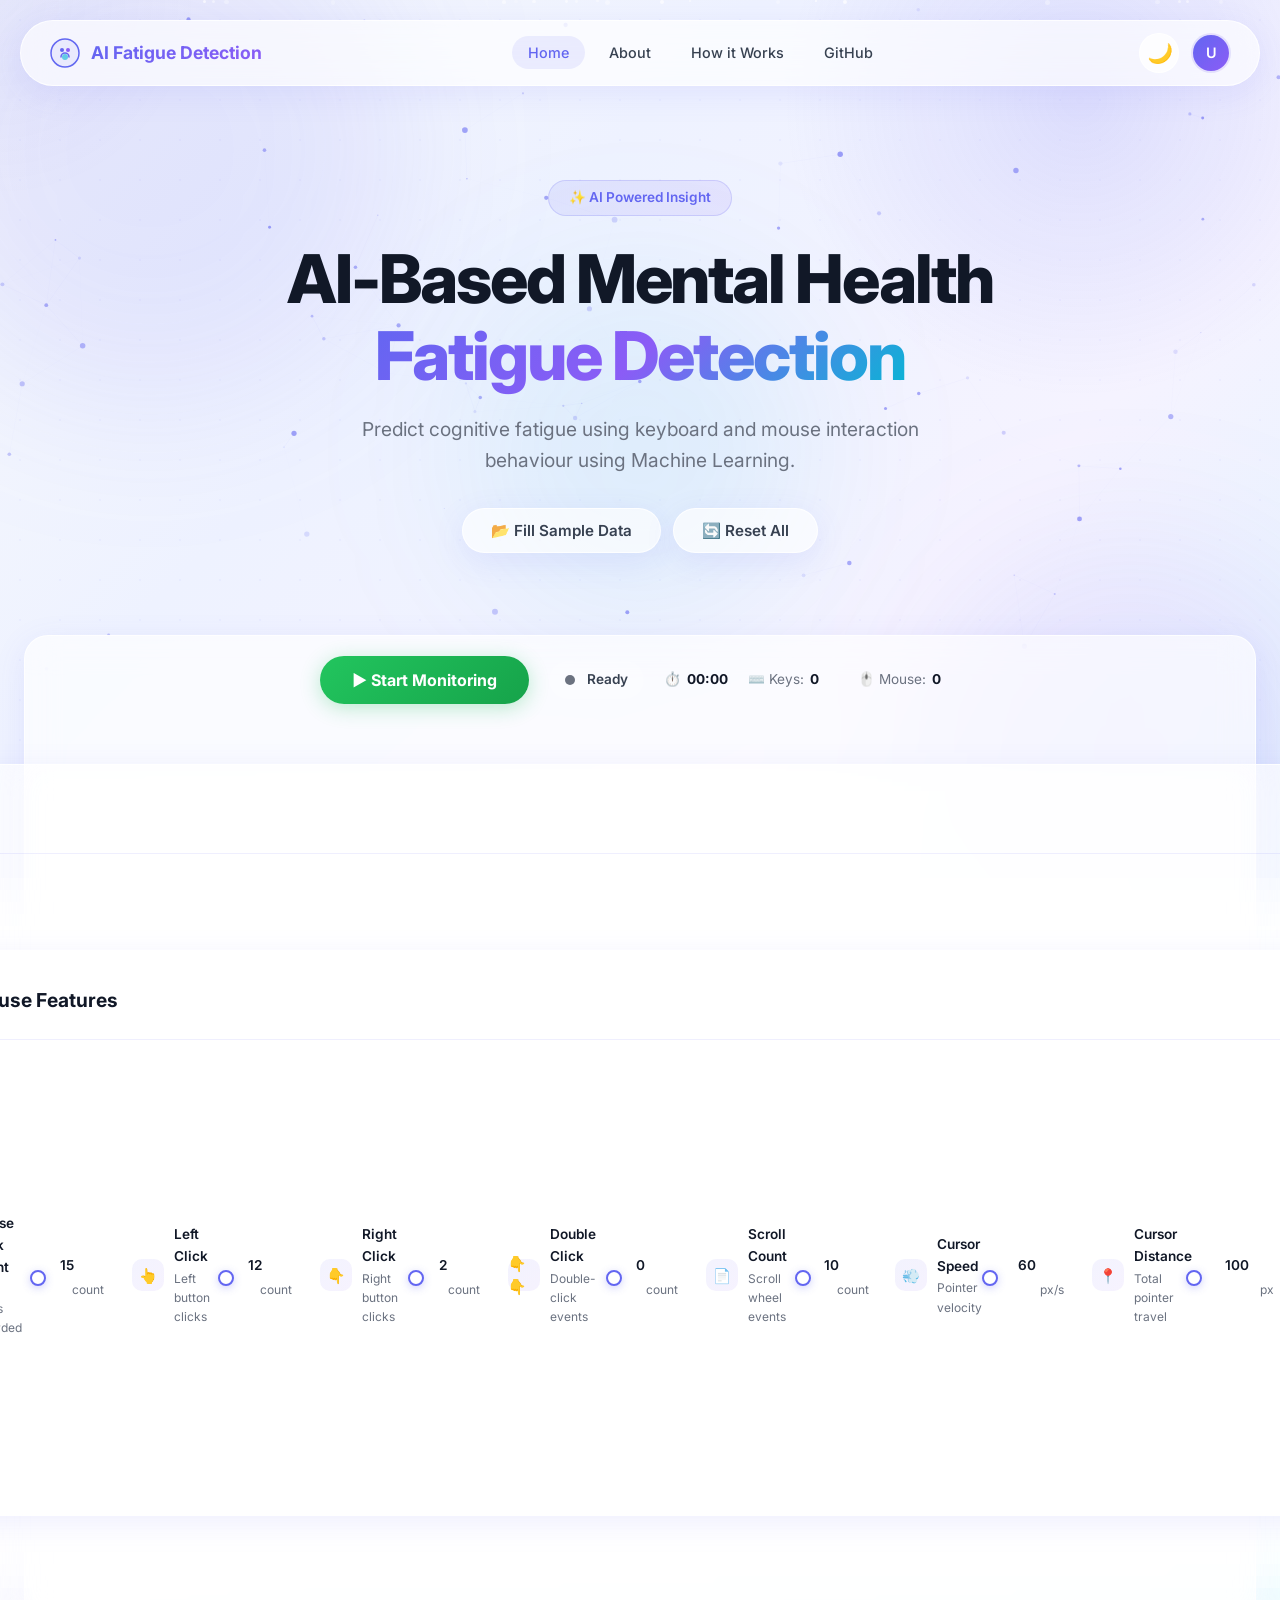
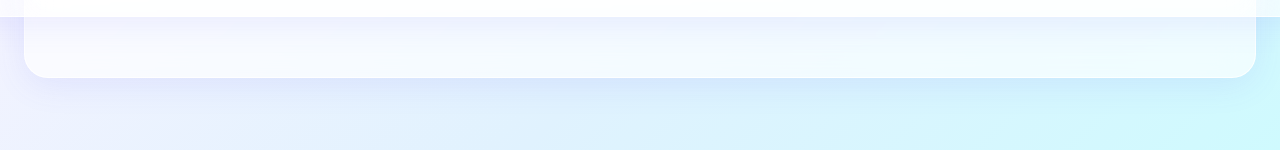
<file: backup_pre_audit/index.html>
<!DOCTYPE html>
<html lang="en" data-theme="light">
<head>
  <meta charset="UTF-8" />
  <meta name="viewport" content="width=device-width, initial-scale=1.0" />
  <title>AI-Based Mental Health Fatigue Detection</title>
  <meta name="description" content="Predict cognitive fatigue using keyboard and mouse interaction behaviour using Machine Learning." />
  <link rel="preconnect" href="https://fonts.googleapis.com" />
  <link rel="preconnect" href="https://fonts.gstatic.com" crossorigin />
  <link href="https://fonts.googleapis.com/css2?family=Inter:wght@400;500;600;700;800&display=swap" rel="stylesheet" />
  <link rel="stylesheet" href="/static/css/style.css" />
</head>
<body>

  <!-- ============ BACKGROUND EFFECTS ============ -->
  <div class="grid-overlay"></div>
  <div class="aurora-glow"></div>
  <div class="blob blob-1"></div>
  <div class="blob blob-2"></div>
  <div class="blob blob-3"></div>
  <div class="spotlight"></div>
  <canvas id="particles-canvas"></canvas>
  <div class="sparkles-container"></div>

  <!-- ============ NAVBAR ============ -->
  <nav class="navbar" role="navigation" aria-label="Main navigation">
    <a href="#" class="navbar-brand">
      <svg width="32" height="32" viewBox="0 0 32 32" fill="none" xmlns="http://www.w3.org/2000/svg">
        <circle cx="16" cy="16" r="14" stroke="url(#navGrad)" stroke-width="1.5" fill="rgba(99,102,241,0.08)" />
        <path d="M12 20C12 17.5 14 16 16 16C18 16 20 17.5 20 20" stroke="url(#navGrad)" stroke-width="1.5" stroke-linecap="round" fill="none" />
        <circle cx="13" cy="13" r="2" fill="#6366F1" />
        <circle cx="19" cy="13" r="2" fill="#8B5CF6" />
        <circle cx="16" cy="20" r="3" fill="#06B6D4" opacity="0.6" />
        <defs>
          <linearGradient id="navGrad" x1="0" y1="0" x2="32" y2="32">
            <stop offset="0%" stop-color="#6366F1" />
            <stop offset="100%" stop-color="#06B6D4" />
          </linearGradient>
        </defs>
      </svg>
      <span>AI Fatigue Detection</span>
    </a>

    <button id="navToggle" class="nav-toggle" aria-label="Toggle navigation menu">
      <span></span>
    </button>

    <ul id="navLinks" class="navbar-links">
      <li><a href="#" class="active">Home</a></li>
      <li><a href="#">About</a></li>
      <li><a href="#">How it Works</a></li>
      <li><a href="#">GitHub</a></li>
    </ul>

    <div class="navbar-actions">
      <button id="themeToggle" class="theme-toggle" aria-label="Toggle dark mode">
        <i>&#x1F319;</i>
      </button>
      <div style="position:relative;">
        <div id="userAvatar" class="avatar" role="button" tabindex="0" aria-haspopup="true" aria-label="User profile">
          U
        </div>
        <div id="profileDropdown" class="profile-dropdown" role="menu">
          <a href="#" class="profile-dropdown-item" role="menuitem">&#x1F464; Profile</a>
          <a href="#" class="profile-dropdown-item" role="menuitem">&#x2699;&#xFE0F; Settings</a>
          <a href="#" class="profile-dropdown-item" role="menuitem">&#x1F4A1; Help</a>
          <hr style="border: none; border-top: 1px solid rgba(99,102,241,0.1); margin: 4px 0;" />
          <a href="#" class="profile-dropdown-item" role="menuitem">&#x1F6AA; Sign Out</a>
        </div>
    </div>
  </nav>

  <!-- ============ MAIN CONTENT ============ -->
  <main class="main-content">

    <!-- Hero Section -->
    <section class="hero">
      <div class="hero-badge">
        &#x2728; AI Powered Insight
      </div>
      <h1>
        AI-Based Mental Health<br />
        <span class="gradient-text">Fatigue Detection</span>
      </h1>
      <p class="hero-subtitle">
        Predict cognitive fatigue using keyboard and mouse interaction behaviour using Machine Learning.
      </p>
      <div class="hero-actions">
        <button id="fillSampleData" class="btn btn-secondary">
          &#x1F4C2; Fill Sample Data
        </button>
        <button id="resetData" class="btn btn-secondary">
          &#x1F504; Reset All
        </button>
      </div>
    </section>

    <!-- ===== MONITORING CONTROL BAR ===== -->
    <div class="monitor-controls fade-in-up" id="monitorControls">
      <button id="monitorStartBtn" class="monitor-btn monitor-btn-start">
        &#x25B6; Start Monitoring
      </button>
      <button id="monitorStopBtn" class="monitor-btn monitor-btn-stop" style="display:none;">
        &#x25A0; Stop Monitoring
      </button>
      <div class="monitor-status">
        <span class="status-dot inactive" id="statusDot"></span>
        <span class="status-text" id="statusText">Ready</span>
      </div>
      <div class="monitor-stats">
        <span class="monitor-stat-item">
          &#x23F1;&#xFE0F; <strong id="sessionTimer">00:00</strong> 
        </span>
        <span class="monitor-stat-item">
          &#x2328;&#xFE0F; Keys: <strong id="keyCount">0</strong>
        </span>
        <span class="monitor-stat-item">
          &#x1F5B1;&#xFE0F; Mouse: <strong id="mouseCount">0</strong>
        </span>
      </div>

    <!-- Dashboard Grid -->
    <div class="dashboard-grid">

      <!-- LEFT: Keyboard Features -->
      <div class="glass-card fade-in-up">
        <div class="feature-card-header">
          <div class="icon">&#x2328;&#xFE0F;</div>
          <h2>Keyboard Features</h2>
          <span class="monitoring-badge" id="kbBadge" style="display:none; margin-left: auto;">&#x25CF; Live</span>
        </div>
        <div class="feature-items" id="keyboardFeatures">
          <!-- Key Press Count -->
          <div class="feature-item">
            <div class="feature-info">
              <div class="feature-icon">&#x1F5B1;</div>
              <div>
                <div class="feature-label">Key Press Count</div>
                <span class="feature-desc">Total key presses recorded</span>
              </div>
            <div class="feature-controls">
              <div class="slider-container">
                <input type="range" class="feature-slider" data-feature="key_press_count" data-min="0" data-max="500" data-step="1" value="60" aria-label="Key Press Count" />
              </div>
              <div class="feature-value">
                <input type="number" class="feature-input" data-feature="key_press_count" min="0" max="500" step="1" value="60" />
                <div class="feature-unit">count</div>
            </div>

          <!-- Key Hold Time -->
          <div class="feature-item">
            <div class="feature-info">
              <div class="feature-icon">&#x23F1;&#xFE0F;</div>
              <div>
                <div class="feature-label">Key Hold Time</div>
                <span class="feature-desc">Average key press duration</span>
              </div>
            <div class="feature-controls">
              <div class="slider-container">
                <input type="range" class="feature-slider" data-feature="key_hold_time" data-min="0" data-max="1" data-step="0.01" value="0.15" aria-label="Key Hold Time" />
              </div>
              <div class="feature-value">
                <input type="number" class="feature-input" data-feature="key_hold_time" min="0" max="1" step="0.01" value="0.15" />
                <div class="feature-unit">sec</div>
            </div>

          <!-- Typing Speed -->
          <div class="feature-item">
            <div class="feature-info">
              <div class="feature-icon">&#x26A1;</div>
              <div>
                <div class="feature-label">Typing Speed</div>
                <span class="feature-desc">Words per minute</span>
              </div>
            <div class="feature-controls">
              <div class="slider-container">
                <input type="range" class="feature-slider" data-feature="typing_speed" data-min="0" data-max="120" data-step="1" value="30" aria-label="Typing Speed" />
              </div>
              <div class="feature-value">
                <input type="number" class="feature-input" data-feature="typing_speed" min="0" max="120" step="1" value="30" />
                <div class="feature-unit">WPM</div>
            </div>

          <!-- Error Rate -->
          <div class="feature-item">
            <div class="feature-info">
              <div class="feature-icon">&#x274C;</div>
              <div>
                <div class="feature-label">Error Rate</div>
                <span class="feature-desc">Typing error percentage</span>
              </div>
            <div class="feature-controls">
              <div class="slider-container">
                <input type="range" class="feature-slider" data-feature="error_rate" data-min="0" data-max="1" data-step="0.01" value="0.05" aria-label="Error Rate" />
              </div>
              <div class="feature-value">
                <input type="number" class="feature-input" data-feature="error_rate" min="0" max="1" step="0.01" value="0.05" />
                <div class="feature-unit">%</div>
            </div>

          <!-- Backspace Count -->
          <div class="feature-item">
            <div class="feature-info">
              <div class="feature-icon">&#x2190;&#xFE0F;</div>
              <div>
                <div class="feature-label">Backspace Count</div>
                <span class="feature-desc">Number of corrections</span>
              </div>
            <div class="feature-controls">
              <div class="slider-container">
                <input type="range" class="feature-slider" data-feature="backspace_count" data-min="0" data-max="100" data-step="1" value="8" aria-label="Backspace Count" />
              </div>
              <div class="feature-value">
                <input type="number" class="feature-input" data-feature="backspace_count" min="0" max="100" step="1" value="8" />
                <div class="feature-unit">count</div>
            </div>

          <!-- Idle Time -->
          <div class="feature-item">
            <div class="feature-info">
              <div class="feature-icon">&#x23F8;&#xFE0F;</div>
              <div>
                <div class="feature-label">Idle Time</div>
                <span class="feature-desc">Periods of inactivity</span>
              </div>
            <div class="feature-controls">
              <div class="slider-container">
                <input type="range" class="feature-slider" data-feature="idle_time" data-min="0" data-max="60" data-step="0.1" value="5" aria-label="Idle Time" />
              </div>
              <div class="feature-value">
                <input type="number" class="feature-input" data-feature="idle_time" min="0" max="60" step="0.1" value="5" />
                <div class="feature-unit">sec</div>
            </div>
        </div>

      <!-- RIGHT: Mouse Features -->
      <div class="glass-card fade-in-up">
        <div class="feature-card-header">
          <div class="icon">&#x1F5B1;&#xFE0F;</div>
          <h2>Mouse Features</h2>
          <span class="monitoring-badge" id="mouseBadge" style="display:none; margin-left: auto;">&#x25CF; Live</span>
        </div>
        <div class="feature-items" id="mouseFeatures">
          <!-- Mouse Click Count -->
          <div class="feature-item">
            <div class="feature-info">
              <div class="feature-icon">&#x1F5B1;</div>
              <div>
                <div class="feature-label">Mouse Click Count</div>
                <span class="feature-desc">Total clicks recorded</span>
              </div>
            <div class="feature-controls">
              <div class="slider-container">
                <input type="range" class="feature-slider" data-feature="mouse_click_count" data-min="0" data-max="200" data-step="1" value="15" aria-label="Mouse Click Count" />
              </div>
              <div class="feature-value">
                <input type="number" class="feature-input" data-feature="mouse_click_count" min="0" max="200" step="1" value="15" />
                <div class="feature-unit">count</div>
            </div>

          <!-- Left Click -->
          <div class="feature-item">
            <div class="feature-info">
              <div class="feature-icon">&#x1F446;</div>
              <div>
                <div class="feature-label">Left Click</div>
                <span class="feature-desc">Left button clicks</span>
              </div>
            <div class="feature-controls">
              <div class="slider-container">
                <input type="range" class="feature-slider" data-feature="left_click" data-min="0" data-max="150" data-step="1" value="12" aria-label="Left Click" />
              </div>
              <div class="feature-value">
                <input type="number" class="feature-input" data-feature="left_click" min="0" max="150" step="1" value="12" />
                <div class="feature-unit">count</div>
            </div>

          <!-- Right Click -->
          <div class="feature-item">
            <div class="feature-info">
              <div class="feature-icon">&#x1F447;</div>
              <div>
                <div class="feature-label">Right Click</div>
                <span class="feature-desc">Right button clicks</span>
              </div>
            <div class="feature-controls">
              <div class="slider-container">
                <input type="range" class="feature-slider" data-feature="right_click" data-min="0" data-max="50" data-step="1" value="2" aria-label="Right Click" />
              </div>
              <div class="feature-value">
                <input type="number" class="feature-input" data-feature="right_click" min="0" max="50" step="1" value="2" />
                <div class="feature-unit">count</div>
            </div>

          <!-- Double Click -->
          <div class="feature-item">
            <div class="feature-info">
              <div class="feature-icon">&#x1F447;&#x1F447;</div>
              <div>
                <div class="feature-label">Double Click</div>
                <span class="feature-desc">Double-click events</span>
              </div>
            <div class="feature-controls">
              <div class="slider-container">
                <input type="range" class="feature-slider" data-feature="double_click" data-min="0" data-max="30" data-step="1" value="0" aria-label="Double Click" />
              </div>
              <div class="feature-value">
                <input type="number" class="feature-input" data-feature="double_click" min="0" max="30" step="1" value="0" />
                <div class="feature-unit">count</div>
            </div>

          <!-- Scroll Count -->
          <div class="feature-item">
            <div class="feature-info">
              <div class="feature-icon">&#x1F4C4;</div>
              <div>
                <div class="feature-label">Scroll Count</div>
                <span class="feature-desc">Scroll wheel events</span>
              </div>
            <div class="feature-controls">
              <div class="slider-container">
                <input type="range" class="feature-slider" data-feature="scroll_count" data-min="0" data-max="50" data-step="1" value="10" aria-label="Scroll Count" />
              </div>
              <div class="feature-value">
                <input type="number" class="feature-input" data-feature="scroll_count" min="0" max="50" step="1" value="10" />
                <div class="feature-unit">count</div>
            </div>
        </div>

          <!-- Cursor Speed -->
          <div class="feature-item">
            <div class="feature-info">
              <div class="feature-icon">&#x1F4A8;</div>
              <div>
                <div class="feature-label">Cursor Speed</div>
                <span class="feature-desc">Pointer velocity</span>
              </div>
            <div class="feature-controls">
              <div class="slider-container">
                <input type="range" class="feature-slider" data-feature="cursor_speed" data-min="0" data-max="500" data-step="1" value="60" aria-label="Cursor Speed" />
              </div>
              <div class="feature-value">
                <input type="number" class="feature-input" data-feature="cursor_speed" min="0" max="500" step="1" value="60" />
                <div class="feature-unit">px/s</div>
            </div>

          <!-- Cursor Distance -->
          <div class="feature-item">
            <div class="feature-info">
              <div class="feature-icon">&#x1F4CD;</div>
              <div>
                <div class="feature-label">Cursor Distance</div>
                <span class="feature-desc">Total pointer travel</span>
              </div>
            <div class="feature-controls">
              <div class="slider-container">
                <input type="range" class="feature-slider" data-feature="cursor_distance" data-min="0" data-max="100000" data-step="100" value="20000" aria-label="Cursor Distance" />
              </div>
              <div class="feature-value">
                <input type="number" class="feature-input" data-feature="cursor_distance" min="0" max="100000" step="100" value="20000" />
                <div class="feature-unit">px</div>
            </div>

          <!-- Drag Count -->
          <div class="feature-item">
            <div class="feature-info">
              <div class="feature-icon">&#x1F5B1;</div>
              <div>
                <div class="feature-label">Drag Count</div>
                <span class="feature-desc">Drag operations</span>
              </div>
            <div class="feature-controls">
              <div class="slider-container">
                <input type="range" class="feature-slider" data-feature="drag_count" data-min="0" data-max="50" data-step="1" value="5" aria-label="Drag Count" />
              </div>
              <div class="feature-value">
                <input type="number" class="feature-input" data-feature="drag_count" min="0" max="50" step="1" value="5" />
                <div class="feature-unit">count</div>
            </div>

          <!-- Movement Speed -->
          <div class="feature-item">
            <div class="feature-info">
              <div class="feature-icon">&#x1F3C3;</div>
              <div>
                <div class="feature-label">Movement Speed</div>
                <span class="feature-desc">Mouse movement velocity</span>
              </div>
            <div class="feature-controls">
              <div class="slider-container">
                <input type="range" class="feature-slider" data-feature="movement_speed" data-min="0" data-max="500" data-step="1" value="60" aria-label="Movement Speed" />
              </div>
              <div class="feature-value">
                <input type="number" class="feature-input" data-feature="movement_speed" min="0" max="500" step="1" value="60" />
                <div class="feature-unit">px/s</div>
            </div>

          <!-- Idle Mouse Time -->
          <div class="feature-item">
            <div class="feature-info">
              <div class="feature-icon">&#x1F634;</div>
              <div>
                <div class="feature-label">Idle Mouse Time</div>
                <span class="feature-desc">Mouse inactivity period</span>
              </div>
            <div class="feature-controls">
              <div class="slider-container">
                <input type="range" class="feature-slider" data-feature="idle_mouse_time" data-min="0" data-max="2000" data-step="10" value="300" aria-label="Idle Mouse Time" />
              </div>
              <div class="feature-value">
                <input type="number" class="feature-input" data-feature="idle_mouse_time" min="0" max="2000" step="10" value="300" />
                <div class="feature-unit">ms</div>
            </div>
        </div>

    </div>

    <!-- Predict Button -->
    <div class="predict-btn-wrapper fade-in-up">
      <button id="predictBtn" class="predict-btn">
        &#x2728; Predict Fatigue
      </button>
    </div>

    <!-- Prediction Result -->
    <div id="predictionResult" class="prediction-result"></div>

    <!-- ===== SESSION REPORT SECTION ===== -->
    <div id="sessionReport" class="session-report">
      <div class="glass-card">
        <div class="report-header">
          <h2>&#x1F4CA; Session Report</h2>
          <div class="report-actions">
            <button class="btn-export" id="exportJsonBtn">&#x1F4E4; Export JSON</button>
            <button class="btn-export" id="exportCsvBtn">&#x1F4E4; Export CSV</button>
          </div>

        <!-- Report Stats Grid -->
        <div class="report-stats-grid" id="reportStatsGrid">
          <div class="report-stat-card">
            <div class="report-stat-label">Session Duration</div>
            <div class="report-stat-value" id="reportDuration">0s</div>
          <div class="report-stat-card">
            <div class="report-stat-label">Total Predictions</div>
            <div class="report-stat-value" id="reportPredictions">0</div>
          <div class="report-stat-card">
            <div class="report-stat-label">Dominant Prediction</div>
            <div class="report-stat-value" id="reportDominant">-</div>
          <div class="report-stat-card">
            <div class="report-stat-label">Total Key Presses</div>
            <div class="report-stat-value" id="reportKeys">0</div>
          <div class="report-stat-card">
            <div class="report-stat-label">Mouse Clicks</div>
            <div class="report-stat-value" id="reportClicks">0</div>
          <div class="report-stat-card">
            <div class="report-stat-label">Avg Typing Speed</div>
            <div class="report-stat-value" id="reportTyping">0 WPM</div>
        </div>

        <!-- Charts Grid -->
        <div class="report-grid">
          <div>
            <h4 style="margin-bottom: 12px; color: var(--text-secondary);">Fatigue Trend Over Time</h4>
            <div class="chart-container">
              <canvas id="trendChart"></canvas>
            </div>
          <div style="text-align: center;">
            <h4 style="margin-bottom: 12px; color: var(--text-secondary);">Confidence Score</h4>
            <div class="gauge-container">
              <canvas id="confidenceGauge"></canvas>
            </div>
        </div>

        <!-- Recommendation -->
        <div class="glass-card" style="margin-top: 20px; padding: 20px;">
          <h4 style="margin-bottom: 8px;">&#x1F4A1; Session Recommendation</h4>
          <p id="reportRecommendation" style="color: var(--text-muted); line-height: 1.6;">Complete a monitoring session to get a recommendation.</p>
        </div>
    </div>

    <!-- Summary Cards -->
    <div class="summary-grid">
      <div class="glass-card summary-card fade-in-up">
        <div class="summary-icon">&#x2328;&#xFE0F;</div>
        <div class="summary-value"><span class="count-up" id="summaryTyping">30</span> <small style="font-size:1rem;font-weight:500;color:var(--text-muted);">WPM</small></div>
        <div class="summary-label">Typing Speed</div>

      <div class="glass-card summary-card fade-in-up">
        <div class="summary-icon">&#x1F5B1;&#xFE0F;</div>
        <div class="summary-value"><span class="count-up" id="summaryClicks">15</span> <small style="font-size:1rem;font-weight:500;color:var(--text-muted);">Total</small></div>
        <div class="summary-label">Mouse Clicks</div>

      <div class="glass-card summary-card fade-in-up">
        <div class="summary-icon">&#x26A1;</div>
        <div class="summary-value" id="summaryActivity">Normal</div>
        <div class="summary-label">Activity Level</div>

      <div class="glass-card summary-card fade-in-up">
        <div class="summary-icon">&#x1F9E0;</div>
        <div class="summary-value" id="summaryFatigue">Low</div>
        <div class="summary-label">Fatigue Level</div>
    </div>

    <!-- Footer -->
    <footer class="footer">
      <p>&copy; 2026 AI-Based Mental Health Fatigue Detection</p>
      <div class="footer-links">
        <a href="#" aria-label="GitHub">GitHub</a>
        <a href="#" aria-label="Twitter">Twitter</a>
        <a href="#" aria-label="LinkedIn">LinkedIn</a>
        <button id="backToTop" class="back-to-top" aria-label="Back to top">&#x2191;</button>
      </div>
    </footer>

  </main>

  <script src="/static/js/chart.js"></script>
  <script src="/static/js/app.js"></script>
</body>
</html>
</file>
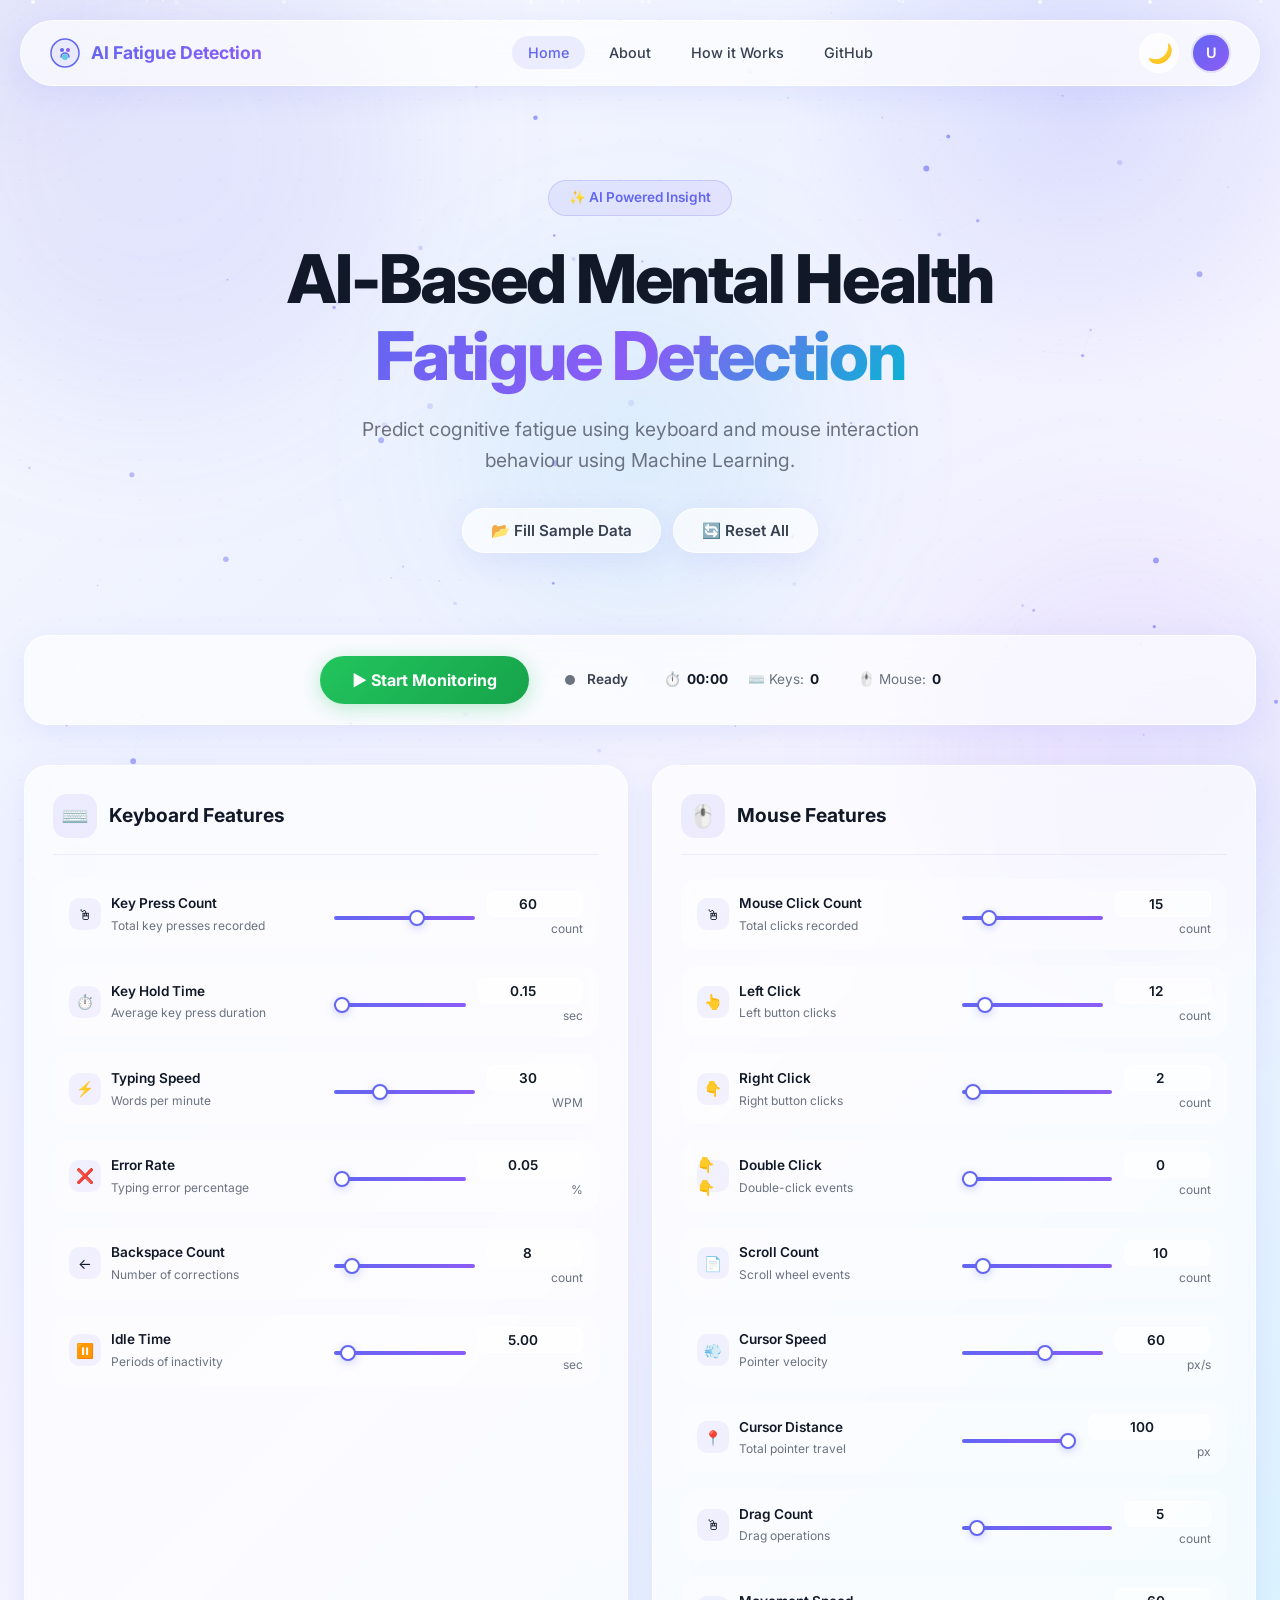
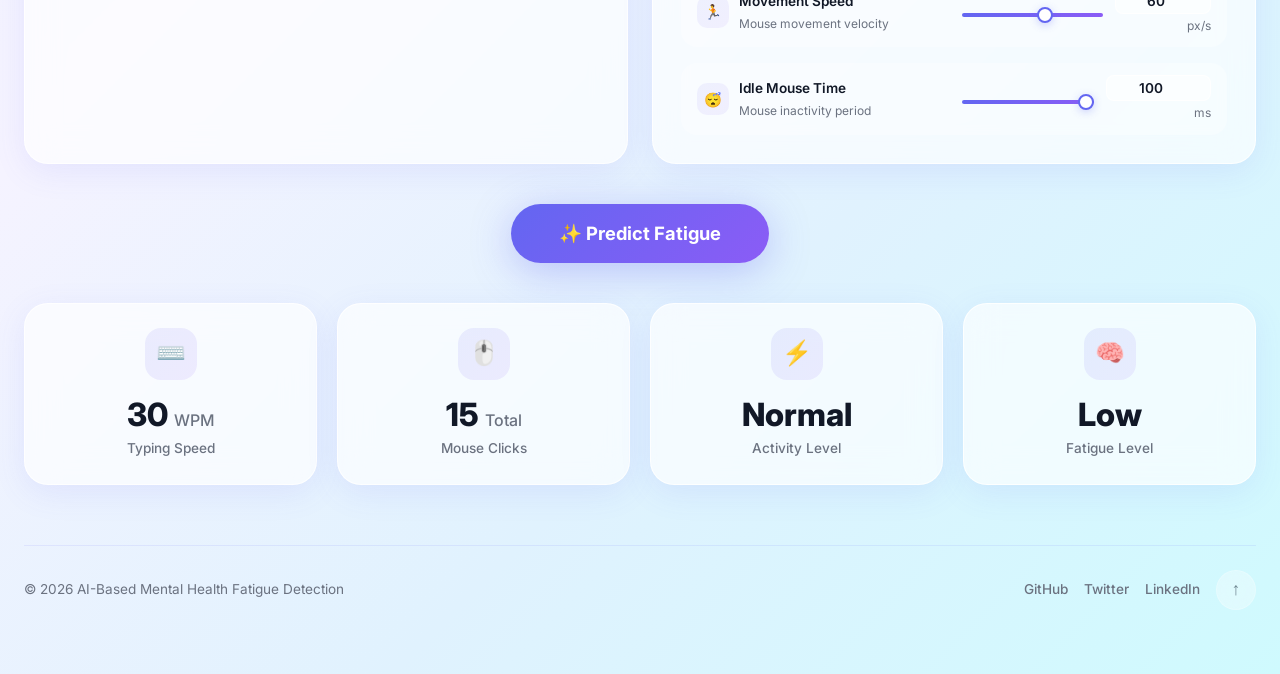
<file: templates/index.html>
<!DOCTYPE html>
<html lang="en" data-theme="light">
<head>
  <meta charset="UTF-8" />
  <meta name="viewport" content="width=device-width, initial-scale=1.0" />
  <title>AI-Based Mental Health Fatigue Detection</title>
  <meta name="description" content="Predict cognitive fatigue using keyboard and mouse interaction behaviour using Machine Learning." />
  <link rel="preconnect" href="https://fonts.googleapis.com" />
  <link rel="preconnect" href="https://fonts.gstatic.com" crossorigin />
  <link href="https://fonts.googleapis.com/css2?family=Inter:wght@400;500;600;700;800&display=swap" rel="stylesheet" />
  <link rel="stylesheet" href="/static/css/style.css" />
</head>
<body>

  <!-- ============ BACKGROUND EFFECTS ============ -->
  <div class="grid-overlay"></div>
  <div class="aurora-glow"></div>
  <div class="blob blob-1"></div>
  <div class="blob blob-2"></div>
  <div class="blob blob-3"></div>
  <div class="spotlight"></div>
  <canvas id="particles-canvas"></canvas>
  <div class="sparkles-container"></div>

  <!-- ============ NAVBAR ============ -->
  <nav class="navbar" role="navigation" aria-label="Main navigation">
    <a href="#" class="navbar-brand">
      <svg width="32" height="32" viewBox="0 0 32 32" fill="none" xmlns="http://www.w3.org/2000/svg">
        <circle cx="16" cy="16" r="14" stroke="url(#navGrad)" stroke-width="1.5" fill="rgba(99,102,241,0.08)" />
        <path d="M12 20C12 17.5 14 16 16 16C18 16 20 17.5 20 20" stroke="url(#navGrad)" stroke-width="1.5" stroke-linecap="round" fill="none" />
        <circle cx="13" cy="13" r="2" fill="#6366F1" />
        <circle cx="19" cy="13" r="2" fill="#8B5CF6" />
        <circle cx="16" cy="20" r="3" fill="#06B6D4" opacity="0.6" />
        <defs>
          <linearGradient id="navGrad" x1="0" y1="0" x2="32" y2="32">
            <stop offset="0%" stop-color="#6366F1" />
            <stop offset="100%" stop-color="#06B6D4" />
          </linearGradient>
        </defs>
      </svg>
      <span>AI Fatigue Detection</span>
    </a>

    <button id="navToggle" class="nav-toggle" aria-label="Toggle navigation menu">
      <span></span>
    </button>

    <ul id="navLinks" class="navbar-links">
      <li><a href="#" class="active">Home</a></li>
      <li><a href="#">About</a></li>
      <li><a href="#">How it Works</a></li>
      <li><a href="#">GitHub</a></li>
    </ul>

    <div class="navbar-actions">
      <button id="themeToggle" class="theme-toggle" aria-label="Toggle dark mode">
        <i>&#x1F319;</i>
      </button>
      <div style="position:relative;">
        <div id="userAvatar" class="avatar" role="button" tabindex="0" aria-haspopup="true" aria-label="User profile">
          U
        </div>
        <div id="profileDropdown" class="profile-dropdown" role="menu">
          <a href="#" class="profile-dropdown-item" role="menuitem">&#x1F464; Profile</a>
          <a href="#" class="profile-dropdown-item" role="menuitem">&#x2699;&#xFE0F; Settings</a>
          <a href="#" class="profile-dropdown-item" role="menuitem">&#x1F4A1; Help</a>
          <hr style="border: none; border-top: 1px solid rgba(99,102,241,0.1); margin: 4px 0;" />
          <a href="#" class="profile-dropdown-item" role="menuitem">&#x1F6AA; Sign Out</a>
        </div>
      </div>
    </div>
  </nav>

  <!-- ============ MAIN CONTENT ============ -->
  <main class="main-content">

    <!-- Hero Section -->
    <section class="hero">
      <div class="hero-badge">
        &#x2728; AI Powered Insight
      </div>
      <h1>
        AI-Based Mental Health<br />
        <span class="gradient-text">Fatigue Detection</span>
      </h1>
      <p class="hero-subtitle">
        Predict cognitive fatigue using keyboard and mouse interaction behaviour using Machine Learning.
      </p>
      <div class="hero-actions">
        <button id="fillSampleData" class="btn btn-secondary">
          &#x1F4C2; Fill Sample Data
        </button>
        <button id="resetData" class="btn btn-secondary">
          &#x1F504; Reset All
        </button>
      </div>
    </section>

    <!-- ===== MONITORING CONTROL BAR ===== -->
    <div class="monitor-controls fade-in-up" id="monitorControls">
      <button id="monitorStartBtn" class="monitor-btn monitor-btn-start">
        &#x25B6; Start Monitoring
      </button>
      <button id="monitorStopBtn" class="monitor-btn monitor-btn-stop" style="display:none;">
        &#x25A0; Stop Monitoring
      </button>
      <div class="monitor-status">
        <span class="status-dot inactive" id="statusDot"></span>
        <span class="status-text" id="statusText">Ready</span>
      </div>
      <div class="monitor-stats">
        <span class="monitor-stat-item">
          &#x23F1;&#xFE0F; <strong id="sessionTimer">00:00</strong>
        </span>
        <span class="monitor-stat-item">
          &#x2328;&#xFE0F; Keys: <strong id="keyCount">0</strong>
        </span>
        <span class="monitor-stat-item">
          &#x1F5B1;&#xFE0F; Mouse: <strong id="mouseCount">0</strong>
        </span>
      </div>
    </div>

    <!-- Dashboard Grid -->
    <div class="dashboard-grid">

      <!-- LEFT: Keyboard Features -->
      <div class="glass-card fade-in-up">
        <div class="feature-card-header">
          <div class="icon">&#x2328;&#xFE0F;</div>
          <h2>Keyboard Features</h2>
          <span class="monitoring-badge" id="kbBadge" style="display:none; margin-left: auto;">&#x25CF; Live</span>
        </div>
        <div class="feature-items" id="keyboardFeatures">

          <!-- Key Press Count -->
          <div class="feature-item">
            <div class="feature-info">
              <div class="feature-icon">&#x1F5B1;</div>
              <div>
                <div class="feature-label">Key Press Count</div>
                <span class="feature-desc">Total key presses recorded</span>
              </div>
            </div>
            <div class="feature-controls">
              <div class="slider-container">
                <input type="range" class="feature-slider" data-feature="key_press_count" data-min="0" data-max="500" data-step="1" value="60" aria-label="Key Press Count" />
              </div>
              <div class="feature-value">
                <input type="number" class="feature-input" data-feature="key_press_count" min="0" max="500" step="1" value="60" />
                <div class="feature-unit">count</div>
              </div>
            </div>
          </div>

          <!-- Key Hold Time -->
          <div class="feature-item">
            <div class="feature-info">
              <div class="feature-icon">&#x23F1;&#xFE0F;</div>
              <div>
                <div class="feature-label">Key Hold Time</div>
                <span class="feature-desc">Average key press duration</span>
              </div>
            </div>
            <div class="feature-controls">
              <div class="slider-container">
                <input type="range" class="feature-slider" data-feature="key_hold_time" data-min="0" data-max="1" data-step="0.01" value="0.15" aria-label="Key Hold Time" />
              </div>
              <div class="feature-value">
                <input type="number" class="feature-input" data-feature="key_hold_time" min="0" max="1" step="0.01" value="0.15" />
                <div class="feature-unit">sec</div>
              </div>
            </div>
          </div>

          <!-- Typing Speed -->
          <div class="feature-item">
            <div class="feature-info">
              <div class="feature-icon">&#x26A1;</div>
              <div>
                <div class="feature-label">Typing Speed</div>
                <span class="feature-desc">Words per minute</span>
              </div>
            </div>
            <div class="feature-controls">
              <div class="slider-container">
                <input type="range" class="feature-slider" data-feature="typing_speed" data-min="0" data-max="120" data-step="1" value="30" aria-label="Typing Speed" />
              </div>
              <div class="feature-value">
                <input type="number" class="feature-input" data-feature="typing_speed" min="0" max="120" step="1" value="30" />
                <div class="feature-unit">WPM</div>
              </div>
            </div>
          </div>

          <!-- Error Rate -->
          <div class="feature-item">
            <div class="feature-info">
              <div class="feature-icon">&#x274C;</div>
              <div>
                <div class="feature-label">Error Rate</div>
                <span class="feature-desc">Typing error percentage</span>
              </div>
            </div>
            <div class="feature-controls">
              <div class="slider-container">
                <input type="range" class="feature-slider" data-feature="error_rate" data-min="0" data-max="1" data-step="0.01" value="0.05" aria-label="Error Rate" />
              </div>
              <div class="feature-value">
                <input type="number" class="feature-input" data-feature="error_rate" min="0" max="1" step="0.01" value="0.05" />
                <div class="feature-unit">%</div>
              </div>
            </div>
          </div>

          <!-- Backspace Count -->
          <div class="feature-item">
            <div class="feature-info">
              <div class="feature-icon">&#x2190;&#xFE0F;</div>
              <div>
                <div class="feature-label">Backspace Count</div>
                <span class="feature-desc">Number of corrections</span>
              </div>
            </div>
            <div class="feature-controls">
              <div class="slider-container">
                <input type="range" class="feature-slider" data-feature="backspace_count" data-min="0" data-max="100" data-step="1" value="8" aria-label="Backspace Count" />
              </div>
              <div class="feature-value">
                <input type="number" class="feature-input" data-feature="backspace_count" min="0" max="100" step="1" value="8" />
                <div class="feature-unit">count</div>
              </div>
            </div>
          </div>

          <!-- Idle Time -->
          <div class="feature-item">
            <div class="feature-info">
              <div class="feature-icon">&#x23F8;&#xFE0F;</div>
              <div>
                <div class="feature-label">Idle Time</div>
                <span class="feature-desc">Periods of inactivity</span>
              </div>
            </div>
            <div class="feature-controls">
              <div class="slider-container">
                <input type="range" class="feature-slider" data-feature="idle_time" data-min="0" data-max="60" data-step="0.1" value="5" aria-label="Idle Time" />
              </div>
              <div class="feature-value">
                <input type="number" class="feature-input" data-feature="idle_time" min="0" max="60" step="0.1" value="5" />
                <div class="feature-unit">sec</div>
              </div>
            </div>
          </div>

        </div>
      </div>

      <!-- RIGHT: Mouse Features -->
      <div class="glass-card fade-in-up">
        <div class="feature-card-header">
          <div class="icon">&#x1F5B1;&#xFE0F;</div>
          <h2>Mouse Features</h2>
          <span class="monitoring-badge" id="mouseBadge" style="display:none; margin-left: auto;">&#x25CF; Live</span>
        </div>
        <div class="feature-items" id="mouseFeatures">

          <!-- Mouse Click Count -->
          <div class="feature-item">
            <div class="feature-info">
              <div class="feature-icon">&#x1F5B1;</div>
              <div>
                <div class="feature-label">Mouse Click Count</div>
                <span class="feature-desc">Total clicks recorded</span>
              </div>
            </div>
            <div class="feature-controls">
              <div class="slider-container">
                <input type="range" class="feature-slider" data-feature="mouse_click_count" data-min="0" data-max="200" data-step="1" value="15" aria-label="Mouse Click Count" />
              </div>
              <div class="feature-value">
                <input type="number" class="feature-input" data-feature="mouse_click_count" min="0" max="200" step="1" value="15" />
                <div class="feature-unit">count</div>
              </div>
            </div>
          </div>

          <!-- Left Click -->
          <div class="feature-item">
            <div class="feature-info">
              <div class="feature-icon">&#x1F446;</div>
              <div>
                <div class="feature-label">Left Click</div>
                <span class="feature-desc">Left button clicks</span>
              </div>
            </div>
            <div class="feature-controls">
              <div class="slider-container">
                <input type="range" class="feature-slider" data-feature="left_click" data-min="0" data-max="150" data-step="1" value="12" aria-label="Left Click" />
              </div>
              <div class="feature-value">
                <input type="number" class="feature-input" data-feature="left_click" min="0" max="150" step="1" value="12" />
                <div class="feature-unit">count</div>
              </div>
            </div>
          </div>

          <!-- Right Click -->
          <div class="feature-item">
            <div class="feature-info">
              <div class="feature-icon">&#x1F447;</div>
              <div>
                <div class="feature-label">Right Click</div>
                <span class="feature-desc">Right button clicks</span>
              </div>
            </div>
            <div class="feature-controls">
              <div class="slider-container">
                <input type="range" class="feature-slider" data-feature="right_click" data-min="0" data-max="50" data-step="1" value="2" aria-label="Right Click" />
              </div>
              <div class="feature-value">
                <input type="number" class="feature-input" data-feature="right_click" min="0" max="50" step="1" value="2" />
                <div class="feature-unit">count</div>
              </div>
            </div>
          </div>

          <!-- Double Click -->
          <div class="feature-item">
            <div class="feature-info">
              <div class="feature-icon">&#x1F447;&#x1F447;</div>
              <div>
                <div class="feature-label">Double Click</div>
                <span class="feature-desc">Double-click events</span>
              </div>
            </div>
            <div class="feature-controls">
              <div class="slider-container">
                <input type="range" class="feature-slider" data-feature="double_click" data-min="0" data-max="30" data-step="1" value="0" aria-label="Double Click" />
              </div>
              <div class="feature-value">
                <input type="number" class="feature-input" data-feature="double_click" min="0" max="30" step="1" value="0" />
                <div class="feature-unit">count</div>
              </div>
            </div>
          </div>

          <!-- Scroll Count -->
          <div class="feature-item">
            <div class="feature-info">
              <div class="feature-icon">&#x1F4C4;</div>
              <div>
                <div class="feature-label">Scroll Count</div>
                <span class="feature-desc">Scroll wheel events</span>
              </div>
            </div>
            <div class="feature-controls">
              <div class="slider-container">
                <input type="range" class="feature-slider" data-feature="scroll_count" data-min="0" data-max="50" data-step="1" value="10" aria-label="Scroll Count" />
              </div>
              <div class="feature-value">
                <input type="number" class="feature-input" data-feature="scroll_count" min="0" max="50" step="1" value="10" />
                <div class="feature-unit">count</div>
              </div>
            </div>
          </div>

          <!-- Cursor Speed -->
          <div class="feature-item">
            <div class="feature-info">
              <div class="feature-icon">&#x1F4A8;</div>
              <div>
                <div class="feature-label">Cursor Speed</div>
                <span class="feature-desc">Pointer velocity</span>
              </div>
            </div>
            <div class="feature-controls">
              <div class="slider-container">
                <input type="range" class="feature-slider" data-feature="cursor_speed" data-min="0" data-max="500" data-step="1" value="60" aria-label="Cursor Speed" />
              </div>
              <div class="feature-value">
                <input type="number" class="feature-input" data-feature="cursor_speed" min="0" max="500" step="1" value="60" />
                <div class="feature-unit">px/s</div>
              </div>
            </div>
          </div>

          <!-- Cursor Distance -->
          <div class="feature-item">
            <div class="feature-info">
              <div class="feature-icon">&#x1F4CD;</div>
              <div>
                <div class="feature-label">Cursor Distance</div>
                <span class="feature-desc">Total pointer travel</span>
              </div>
            </div>
            <div class="feature-controls">
              <div class="slider-container">
                <input type="range" class="feature-slider" data-feature="cursor_distance" data-min="0" data-max="100000" data-step="100" value="20000" aria-label="Cursor Distance" />
              </div>
              <div class="feature-value">
                <input type="number" class="feature-input" data-feature="cursor_distance" min="0" max="100000" step="100" value="20000" />
                <div class="feature-unit">px</div>
              </div>
            </div>
          </div>

          <!-- Drag Count -->
          <div class="feature-item">
            <div class="feature-info">
              <div class="feature-icon">&#x1F5B1;</div>
              <div>
                <div class="feature-label">Drag Count</div>
                <span class="feature-desc">Drag operations</span>
              </div>
            </div>
            <div class="feature-controls">
              <div class="slider-container">
                <input type="range" class="feature-slider" data-feature="drag_count" data-min="0" data-max="50" data-step="1" value="5" aria-label="Drag Count" />
              </div>
              <div class="feature-value">
                <input type="number" class="feature-input" data-feature="drag_count" min="0" max="50" step="1" value="5" />
                <div class="feature-unit">count</div>
              </div>
            </div>
          </div>

          <!-- Movement Speed -->
          <div class="feature-item">
            <div class="feature-info">
              <div class="feature-icon">&#x1F3C3;</div>
              <div>
                <div class="feature-label">Movement Speed</div>
                <span class="feature-desc">Mouse movement velocity</span>
              </div>
            </div>
            <div class="feature-controls">
              <div class="slider-container">
                <input type="range" class="feature-slider" data-feature="movement_speed" data-min="0" data-max="500" data-step="1" value="60" aria-label="Movement Speed" />
              </div>
              <div class="feature-value">
                <input type="number" class="feature-input" data-feature="movement_speed" min="0" max="500" step="1" value="60" />
                <div class="feature-unit">px/s</div>
              </div>
            </div>
          </div>

          <!-- Idle Mouse Time -->
          <div class="feature-item">
            <div class="feature-info">
              <div class="feature-icon">&#x1F634;</div>
              <div>
                <div class="feature-label">Idle Mouse Time</div>
                <span class="feature-desc">Mouse inactivity period</span>
              </div>
            </div>
            <div class="feature-controls">
              <div class="slider-container">
                <input type="range" class="feature-slider" data-feature="idle_mouse_time" data-min="0" data-max="2000" data-step="10" value="300" aria-label="Idle Mouse Time" />
              </div>
              <div class="feature-value">
                <input type="number" class="feature-input" data-feature="idle_mouse_time" min="0" max="2000" step="10" value="300" />
                <div class="feature-unit">ms</div>
              </div>
            </div>
          </div>

        </div>
      </div>

    </div>

    <!-- Predict Button -->
    <div class="predict-btn-wrapper fade-in-up">
      <button id="predictBtn" class="predict-btn">
        &#x2728; Predict Fatigue
      </button>
    </div>

    <!-- Prediction Result -->
    <div id="predictionResult" class="prediction-result"></div>

    <!-- ===== SESSION REPORT SECTION ===== -->
    <div id="sessionReport" class="session-report">
      <div class="glass-card">
        <div class="report-header">
          <h2>&#x1F4CA; Session Report</h2>
          <div class="report-actions">
            <button class="btn-export" id="exportJsonBtn">&#x1F4E4; Export JSON</button>
            <button class="btn-export" id="exportCsvBtn">&#x1F4E4; Export CSV</button>
          </div>
        </div>

        <!-- Report Stats Grid -->
        <div class="report-stats-grid" id="reportStatsGrid">
          <div class="report-stat-card">
            <div class="report-stat-label">Session Duration</div>
            <div class="report-stat-value" id="reportDuration">0s</div>
          </div>
          <div class="report-stat-card">
            <div class="report-stat-label">Total Predictions</div>
            <div class="report-stat-value" id="reportPredictions">0</div>
          </div>
          <div class="report-stat-card">
            <div class="report-stat-label">Dominant Prediction</div>
            <div class="report-stat-value" id="reportDominant">-</div>
          </div>
          <div class="report-stat-card">
            <div class="report-stat-label">Total Key Presses</div>
            <div class="report-stat-value" id="reportKeys">0</div>
          </div>
          <div class="report-stat-card">
            <div class="report-stat-label">Mouse Clicks</div>
            <div class="report-stat-value" id="reportClicks">0</div>
          </div>
          <div class="report-stat-card">
            <div class="report-stat-label">Avg Typing Speed</div>
            <div class="report-stat-value" id="reportTyping">0 WPM</div>
          </div>
        </div>

        <!-- Charts Grid -->
        <div class="report-grid">
          <div>
            <h4 style="margin-bottom: 12px; color: var(--text-secondary);">Fatigue Trend Over Time</h4>
            <div class="chart-container">
              <canvas id="trendChart"></canvas>
            </div>
          </div>
          <div style="text-align: center;">
            <h4 style="margin-bottom: 12px; color: var(--text-secondary);">Confidence Score</h4>
            <div class="gauge-container">
              <canvas id="confidenceGauge"></canvas>
            </div>
          </div>
        </div>

        <!-- Recommendation -->
        <div class="glass-card" style="margin-top: 20px; padding: 20px;">
          <h4 style="margin-bottom: 8px;">&#x1F4A1; Session Recommendation</h4>
          <p id="reportRecommendation" style="color: var(--text-muted); line-height: 1.6;">Complete a monitoring session to get a recommendation.</p>
        </div>

      </div>
    </div>

    <!-- Summary Cards -->
    <div class="summary-grid">
      <div class="glass-card summary-card fade-in-up">
        <div class="summary-icon">&#x2328;&#xFE0F;</div>
        <div class="summary-value"><span class="count-up" id="summaryTyping">30</span> <small style="font-size:1rem;font-weight:500;color:var(--text-muted);">WPM</small></div>
        <div class="summary-label">Typing Speed</div>
      </div>

      <div class="glass-card summary-card fade-in-up">
        <div class="summary-icon">&#x1F5B1;&#xFE0F;</div>
        <div class="summary-value"><span class="count-up" id="summaryClicks">15</span> <small style="font-size:1rem;font-weight:500;color:var(--text-muted);">Total</small></div>
        <div class="summary-label">Mouse Clicks</div>
      </div>

      <div class="glass-card summary-card fade-in-up">
        <div class="summary-icon">&#x26A1;</div>
        <div class="summary-value" id="summaryActivity">Normal</div>
        <div class="summary-label">Activity Level</div>
      </div>

      <div class="glass-card summary-card fade-in-up">
        <div class="summary-icon">&#x1F9E0;</div>
        <div class="summary-value" id="summaryFatigue">Low</div>
        <div class="summary-label">Fatigue Level</div>
      </div>
    </div>

    <!-- Footer -->
    <footer class="footer">
      <p>&copy; 2026 AI-Based Mental Health Fatigue Detection</p>
      <div class="footer-links">
        <a href="#" aria-label="GitHub">GitHub</a>
        <a href="#" aria-label="Twitter">Twitter</a>
        <a href="#" aria-label="LinkedIn">LinkedIn</a>
        <button id="backToTop" class="back-to-top" aria-label="Back to top">&#x2191;</button>
      </div>
    </footer>

  </main>

  <script src="/static/js/chart.js"></script>
  <script src="/static/js/app.js"></script>
</body>
</html>
</file>
<file: static/css/style.css>
/* ===========================================
   PREMIUM AI DASHBOARD - Glassmorphism Theme
   =========================================== */

/* --- CSS Custom Properties --- */
:root {
  --primary: #6366F1;
  --primary-dark: #4f46e5;
  --secondary: #8B5CF6;
  --accent: #06B6D4;
  --success: #22C55E;
  --warning: #F59E0B;
  --danger: #EF4444;

  --bg-start: #F8FAFC;
  --bg-end: #EEF2FF;
  --bg-purple: #F5F3FF;
  --bg-gradient: linear-gradient(135deg, #F8FAFC 0%, #EEF2FF 25%, #F5F3FF 50%, #E0F2FE 75%, #CFFAFE 100%);

  --glass-bg: rgba(255, 255, 255, 0.65);
  --glass-border: rgba(255, 255, 255, 0.8);
  --glass-shadow: 0 8px 32px rgba(99, 102, 241, 0.1);
  --glass-blur: blur(16px);

  --text-primary: #111827;
  --text-secondary: #374151;
  --text-muted: #6B7280;

  --card-radius: 24px;
  --nav-radius: 100px;
  --transition: all 0.3s cubic-bezier(0.4, 0, 0.2, 1);

  --font-family: 'Inter', -apple-system, BlinkMacSystemFont, 'Segoe UI', sans-serif;
}

/* --- Dark Mode --- */
[data-theme="dark"] {
  --bg-start: #0f0a1a;
  --bg-end: #1a0a2e;
  --bg-purple: #160b2b;
  --bg-gradient: linear-gradient(135deg, #0f0a1a 0%, #1a0a2e 25%, #160b2b 50%, #0a1628 75%, #0a1a1e 100%);

  --glass-bg: rgba(15, 10, 26, 0.6);
  --glass-border: rgba(99, 102, 241, 0.2);
  --glass-shadow: 0 8px 32px rgba(0, 0, 0, 0.4);

  --text-primary: #F9FAFB;
  --text-secondary: #D1D5DB;
  --text-muted: #9CA3AF;
}

/* --- Reset & Base --- */
*, *::before, *::after {
  margin: 0;
  padding: 0;
  box-sizing: border-box;
}

html {
  scroll-behavior: smooth;
}

body {
  font-family: var(--font-family);
  background: var(--bg-gradient);
  color: var(--text-primary);
  min-height: 100vh;
  overflow-x: hidden;
  line-height: 1.6;
  transition: background 0.5s ease;
}

/* --- Scrollbar --- */
::-webkit-scrollbar {
  width: 6px;
}
::-webkit-scrollbar-track {
  background: transparent;
}
::-webkit-scrollbar-thumb {
  background: var(--primary);
  border-radius: 10px;
}

/* --- Background Effects --- */

/* Dotted Grid Overlay */
.grid-overlay {
  position: fixed;
  top: 0;
  left: 0;
  width: 100%;
  height: 100%;
  background-image: radial-gradient(circle, var(--primary) 1px, transparent 1px);
  background-size: 40px 40px;
  opacity: 0.04;
  pointer-events: none;
  z-index: 0;
}

/* Aurora Glow */
.aurora-glow {
  position: fixed;
  top: -200px;
  right: -100px;
  width: 600px;
  height: 600px;
  background: radial-gradient(circle, rgba(99, 102, 241, 0.15) 0%, transparent 70%);
  pointer-events: none;
  z-index: 0;
  animation: auroraFloat 8s ease-in-out infinite alternate;
}

@keyframes auroraFloat {
  0% { transform: translate(0, 0) scale(1); opacity: 0.5; }
  50% { transform: translate(50px, -30px) scale(1.1); opacity: 0.8; }
  100% { transform: translate(-30px, 20px) scale(0.95); opacity: 0.6; }
}

/* Floating Blobs */
.blob {
  position: fixed;
  border-radius: 50%;
  filter: blur(80px);
  pointer-events: none;
  z-index: 0;
  animation: blobFloat 12s ease-in-out infinite alternate;
}

.blob-1 {
  width: 500px;
  height: 500px;
  background: rgba(99, 102, 241, 0.12);
  top: -100px;
  left: -100px;
  animation-duration: 14s;
}

.blob-2 {
  width: 400px;
  height: 400px;
  background: rgba(139, 92, 246, 0.1);
  bottom: -50px;
  right: -50px;
  animation-duration: 16s;
  animation-delay: -3s;
}

.blob-3 {
  width: 350px;
  height: 350px;
  background: rgba(6, 182, 212, 0.08);
  top: 50%;
  left: 50%;
  transform: translate(-50%, -50%);
  animation-duration: 18s;
  animation-delay: -6s;
}

@keyframes blobFloat {
  0% { transform: translate(0, 0) scale(1); }
  33% { transform: translate(30px, -40px) scale(1.05); }
  66% { transform: translate(-20px, 20px) scale(0.95); }
  100% { transform: translate(40px, 30px) scale(1.02); }
}

/* Sparkles */
.sparkles-container {
  position: fixed;
  top: 0;
  left: 0;
  width: 100%;
  height: 100%;
  pointer-events: none;
  z-index: 1;
  overflow: hidden;
}

.sparkle {
  position: absolute;
  width: 4px;
  height: 4px;
  background: white;
  border-radius: 50%;
  animation: sparkleFloat 3s ease-in-out infinite;
  opacity: 0;
}

@keyframes sparkleFloat {
  0% { transform: translateY(100vh) scale(0); opacity: 0; }
  20% { opacity: 0.8; }
  80% { opacity: 0.6; }
  100% { transform: translateY(-10vh) scale(1); opacity: 0; }
}

/* Particles Canvas */
#particles-canvas {
  position: fixed;
  top: 0;
  left: 0;
  width: 100%;
  height: 100%;
  pointer-events: none;
  z-index: 1;
}

/* Mouse Spotlight */
.spotlight {
  position: fixed;
  width: 400px;
  height: 400px;
  border-radius: 50%;
  background: radial-gradient(circle, rgba(99, 102, 241, 0.06) 0%, transparent 70%);
  pointer-events: none;
  z-index: 0;
  transform: translate(-50%, -50%);
  transition: opacity 0.3s ease;
}

/* --- Navbar --- */
.navbar {
  position: fixed;
  top: 20px;
  left: 50%;
  transform: translateX(-50%);
  width: calc(100% - 40px);
  max-width: 1280px;
  padding: 12px 28px;
  background: var(--glass-bg);
  backdrop-filter: var(--glass-blur);
  -webkit-backdrop-filter: var(--glass-blur);
  border: 1px solid var(--glass-border);
  border-radius: var(--nav-radius);
  box-shadow: var(--glass-shadow);
  display: flex;
  align-items: center;
  justify-content: space-between;
  z-index: 1000;
  transition: var(--transition);
}

.navbar-brand {
  display: flex;
  align-items: center;
  gap: 10px;
  text-decoration: none;
  font-weight: 700;
  font-size: 1.1rem;
  color: var(--text-primary);
}

.navbar-brand svg, .navbar-brand img {
  width: 32px;
  height: 32px;
}

.navbar-brand span {
  background: linear-gradient(135deg, var(--primary), var(--secondary));
  -webkit-background-clip: text;
  -webkit-text-fill-color: transparent;
  background-clip: text;
}

.navbar-links {
  display: flex;
  align-items: center;
  gap: 8px;
  list-style: none;
}

.navbar-links a {
  padding: 8px 16px;
  border-radius: 50px;
  text-decoration: none;
  color: var(--text-secondary);
  font-size: 0.9rem;
  font-weight: 500;
  transition: var(--transition);
  position: relative;
}

.navbar-links a:hover,
.navbar-links a.active {
  background: rgba(99, 102, 241, 0.1);
  color: var(--primary);
}

.navbar-actions {
  display: flex;
  align-items: center;
  gap: 12px;
}

/* Theme Toggle */
.theme-toggle {
  width: 40px;
  height: 40px;
  border-radius: 50%;
  border: 1px solid var(--glass-border);
  background: var(--glass-bg);
  color: var(--text-primary);
  cursor: pointer;
  display: flex;
  align-items: center;
  justify-content: center;
  font-size: 1.2rem;
  transition: var(--transition);
  backdrop-filter: var(--glass-blur);
}

.theme-toggle:hover {
  background: rgba(99, 102, 241, 0.15);
  transform: scale(1.05);
}

/* Avatar */
.avatar {
  width: 40px;
  height: 40px;
  border-radius: 50%;
  background: linear-gradient(135deg, var(--primary), var(--secondary));
  display: flex;
  align-items: center;
  justify-content: center;
  color: white;
  font-weight: 600;
  font-size: 0.9rem;
  cursor: pointer;
  border: 2px solid var(--glass-border);
  transition: var(--transition);
  position: relative;
}

.avatar:hover {
  transform: scale(1.05);
  box-shadow: 0 0 20px rgba(99, 102, 241, 0.4);
}

/* Profile Dropdown */
.profile-dropdown {
  position: absolute;
  top: calc(100% + 8px);
  right: 0;
  width: 200px;
  background: var(--glass-bg);
  backdrop-filter: var(--glass-blur);
  -webkit-backdrop-filter: var(--glass-blur);
  border: 1px solid var(--glass-border);
  border-radius: 16px;
  box-shadow: 0 20px 60px rgba(0,0,0,0.15);
  padding: 8px;
  opacity: 0;
  visibility: hidden;
  transform: translateY(10px) scale(0.95);
  transition: var(--transition);
  z-index: 1001;
}

.profile-dropdown.active {
  opacity: 1;
  visibility: visible;
  transform: translateY(0) scale(1);
}

.profile-dropdown-item {
  padding: 10px 16px;
  border-radius: 10px;
  transition: var(--transition);
  cursor: pointer;
  display: flex;
  align-items: center;
  gap: 10px;
  color: var(--text-secondary);
  font-size: 0.9rem;
  font-weight: 500;
  text-decoration: none;
}

.profile-dropdown-item:hover {
  background: rgba(99, 102, 241, 0.1);
  color: var(--primary);
}

/* --- Main Content --- */
.main-content {
  position: relative;
  z-index: 2;
  max-width: 1280px;
  margin: 0 auto;
  padding: 120px 24px 40px;
}

/* --- Hero Section --- */
.hero {
  text-align: center;
  padding: 60px 0 50px;
}

.hero-badge {
  display: inline-flex;
  align-items: center;
  gap: 6px;
  padding: 6px 20px;
  border-radius: 50px;
  background: linear-gradient(135deg, rgba(99, 102, 241, 0.1), rgba(139, 92, 246, 0.1));
  border: 1px solid rgba(99, 102, 241, 0.2);
  color: var(--primary);
  font-size: 0.85rem;
  font-weight: 600;
  margin-bottom: 24px;
  animation: fadeInUp 0.6s ease;
}

.hero h1 {
  font-size: clamp(2.5rem, 6vw, 4.2rem);
  font-weight: 800;
  line-height: 1.15;
  letter-spacing: -0.03em;
  margin-bottom: 20px;
  animation: fadeInUp 0.6s ease 0.1s both;
}

.hero h1 .gradient-text {
  background: linear-gradient(135deg, var(--primary), var(--secondary), var(--accent));
  -webkit-background-clip: text;
  -webkit-text-fill-color: transparent;
  background-clip: text;
}

.hero-subtitle {
  font-size: clamp(1rem, 2vw, 1.2rem);
  color: var(--text-muted);
  max-width: 600px;
  margin: 0 auto 32px;
  animation: fadeInUp 0.6s ease 0.2s both;
}

.hero-actions {
  display: flex;
  gap: 12px;
  justify-content: center;
  flex-wrap: wrap;
  animation: fadeInUp 0.6s ease 0.3s both;
}

/* --- Buttons --- */
.btn {
  display: inline-flex;
  align-items: center;
  gap: 8px;
  padding: 12px 28px;
  border-radius: 50px;
  font-family: var(--font-family);
  font-size: 0.95rem;
  font-weight: 600;
  border: none;
  cursor: pointer;
  transition: var(--transition);
  text-decoration: none;
  position: relative;
  overflow: hidden;
}

.btn-primary {
  background: linear-gradient(135deg, var(--primary), var(--secondary));
  color: white;
  box-shadow: 0 4px 20px rgba(99, 102, 241, 0.3);
}

.btn-primary:hover {
  transform: translateY(-2px);
  box-shadow: 0 8px 30px rgba(99, 102, 241, 0.4);
}

.btn-secondary {
  background: var(--glass-bg);
  backdrop-filter: var(--glass-blur);
  border: 1px solid var(--glass-border);
  color: var(--text-secondary);
  box-shadow: var(--glass-shadow);
}

.btn-secondary:hover {
  transform: translateY(-2px);
  background: rgba(255,255,255,0.85);
  box-shadow: 0 8px 30px rgba(0,0,0,0.1);
}

/* --- Predict Button --- */
.predict-btn-wrapper {
  text-align: center;
  margin: 40px 0;
}

.predict-btn {
  position: relative;
  display: inline-flex;
  align-items: center;
  gap: 12px;
  padding: 18px 48px;
  border-radius: 50px;
  background: linear-gradient(135deg, #6366F1, #8B5CF6, #06B6D4);
  background-size: 200% 200%;
  color: white;
  font-family: var(--font-family);
  font-size: 1.15rem;
  font-weight: 700;
  border: none;
  cursor: pointer;
  transition: var(--transition);
  box-shadow: 0 8px 40px rgba(99, 102, 241, 0.35);
  overflow: hidden;
  animation: gradientShift 4s ease infinite;
}

@keyframes gradientShift {
  0% { background-position: 0% 50%; }
  50% { background-position: 100% 50%; }
  100% { background-position: 0% 50%; }
}

.predict-btn::before {
  content: '';
  position: absolute;
  inset: -2px;
  border-radius: 52px;
  background: linear-gradient(135deg, #6366F1, #8B5CF6, #06B6D4);
  z-index: -1;
  opacity: 0;
  filter: blur(15px);
  transition: var(--transition);
}

.predict-btn:hover {
  transform: translateY(-3px) scale(1.02);
  box-shadow: 0 12px 50px rgba(99, 102, 241, 0.5);
}

.predict-btn:hover::before {
  opacity: 0.6;
}

.predict-btn:active {
  transform: translateY(0) scale(0.98);
}

/* Ripple effect */
.ripple {
  position: absolute;
  border-radius: 50%;
  background: rgba(255,255,255,0.4);
  transform: scale(0);
  animation: rippleAnim 0.6s ease-out;
  pointer-events: none;
}

@keyframes rippleAnim {
  to {
    transform: scale(4);
    opacity: 0;
  }
}

/* Loading spinner */
.spinner {
  display: inline-block;
  width: 20px;
  height: 20px;
  border: 3px solid rgba(255,255,255,0.3);
  border-top-color: white;
  border-radius: 50%;
  animation: spin 0.6s linear infinite;
}

@keyframes spin {
  to { transform: rotate(360deg); }
}

/* --- Glass Card Base --- */
.glass-card {
  background: var(--glass-bg);
  backdrop-filter: var(--glass-blur);
  -webkit-backdrop-filter: var(--glass-blur);
  border: 1px solid var(--glass-border);
  border-radius: var(--card-radius);
  box-shadow: var(--glass-shadow);
  padding: 28px;
  transition: var(--transition);
}

.glass-card:hover {
  transform: translateY(-4px);
  box-shadow: 0 16px 48px rgba(99, 102, 241, 0.15);
}

/* --- Dashboard Grid --- */
.dashboard-grid {
  display: grid;
  grid-template-columns: 1fr 1fr;
  gap: 24px;
  margin: 40px 0;
}

@media (max-width: 1024px) {
  .dashboard-grid {
    grid-template-columns: 1fr;
  }
}

/* --- Feature Card --- */
.feature-card-header {
  display: flex;
  align-items: center;
  gap: 12px;
  margin-bottom: 24px;
  padding-bottom: 16px;
  border-bottom: 1px solid rgba(99, 102, 241, 0.1);
}

.feature-card-header .icon {
  width: 44px;
  height: 44px;
  border-radius: 14px;
  display: flex;
  align-items: center;
  justify-content: center;
  font-size: 1.4rem;
  background: linear-gradient(135deg, rgba(99, 102, 241, 0.1), rgba(139, 92, 246, 0.1));
}

.feature-card-header h2 {
  font-size: 1.2rem;
  font-weight: 700;
  color: var(--text-primary);
}

.feature-items {
  display: flex;
  flex-direction: column;
  gap: 16px;
}

/* --- Feature Item --- */
.feature-item {
  display: grid;
  grid-template-columns: 1fr 1fr;
  align-items: center;
  gap: 16px;
  padding: 12px 16px;
  border-radius: 16px;
  background: rgba(255,255,255,0.3);
  transition: var(--transition);
}

[data-theme="dark"] .feature-item {
  background: rgba(0,0,0,0.15);
}

.feature-item:hover {
  background: rgba(99, 102, 241, 0.05);
}

.feature-info {
  display: flex;
  align-items: center;
  gap: 10px;
}

.feature-icon {
  width: 32px;
  height: 32px;
  border-radius: 10px;
  display: flex;
  align-items: center;
  justify-content: center;
  font-size: 0.9rem;
  background: linear-gradient(135deg, rgba(99, 102, 241, 0.08), rgba(139, 92, 246, 0.08));
  flex-shrink: 0;
}

.feature-label {
  font-size: 0.85rem;
  font-weight: 600;
  color: var(--text-primary);
}

.feature-desc {
  font-size: 0.75rem;
  color: var(--text-muted);
  display: block;
  margin-top: 1px;
}

.feature-controls {
  display: flex;
  align-items: center;
  gap: 12px;
}

/* Custom Slider */
.slider-container {
  flex: 1;
  position: relative;
}

input[type="range"] {
  -webkit-appearance: none;
  appearance: none;
  width: 100%;
  height: 4px;
  border-radius: 4px;
  background: linear-gradient(90deg, var(--primary), var(--secondary));
  outline: none;
  transition: var(--transition);
}

input[type="range"]::-webkit-slider-thumb {
  -webkit-appearance: none;
  appearance: none;
  width: 16px;
  height: 16px;
  border-radius: 50%;
  background: white;
  border: 2px solid var(--primary);
  cursor: pointer;
  box-shadow: 0 2px 8px rgba(99, 102, 241, 0.3);
  transition: var(--transition);
}

input[type="range"]::-webkit-slider-thumb:hover {
  transform: scale(1.2);
  box-shadow: 0 4px 16px rgba(99, 102, 241, 0.4);
}

input[type="range"]::-moz-range-thumb {
  width: 16px;
  height: 16px;
  border-radius: 50%;
  background: white;
  border: 2px solid var(--primary);
  cursor: pointer;
  box-shadow: 0 2px 8px rgba(99, 102, 241, 0.3);
}

.feature-value {
  min-width: 60px;
  text-align: right;
}

.feature-value input {
  width: 100%;
  padding: 4px 8px;
  border-radius: 8px;
  border: 1px solid var(--glass-border);
  background: rgba(255,255,255,0.5);
  color: var(--text-primary);
  font-family: var(--font-family);
  font-size: 0.85rem;
  font-weight: 600;
  text-align: center;
  transition: var(--transition);
}

[data-theme="dark"] .feature-value input {
  background: rgba(0,0,0,0.2);
  border-color: rgba(99, 102, 241, 0.2);
}

.feature-value input:focus {
  outline: none;
  border-color: var(--primary);
  box-shadow: 0 0 0 3px rgba(99, 102, 241, 0.15);
}

.feature-unit {
  font-size: 0.75rem;
  color: var(--text-muted);
  margin-top: 2px;
}

/* --- Prediction Result --- */
.prediction-result {
  margin: 0 0 40px;
  opacity: 0;
  transform: translateY(20px);
  transition: all 0.6s cubic-bezier(0.4, 0, 0.2, 1);
  display: none;
}

.prediction-result.visible {
  opacity: 1;
  transform: translateY(0);
  display: block;
}

.prediction-header {
  display: flex;
  align-items: center;
  gap: 16px;
  margin-bottom: 24px;
}

.prediction-icon {
  width: 56px;
  height: 56px;
  border-radius: 16px;
  display: flex;
  align-items: center;
  justify-content: center;
  font-size: 1.8rem;
}

.prediction-icon.low {
  background: linear-gradient(135deg, rgba(34, 197, 94, 0.15), rgba(34, 197, 94, 0.05));
}

.prediction-icon.moderate {
  background: linear-gradient(135deg, rgba(245, 158, 11, 0.15), rgba(245, 158, 11, 0.05));
}

.prediction-icon.high {
  background: linear-gradient(135deg, rgba(239, 68, 68, 0.15), rgba(239, 68, 68, 0.05));
}

.prediction-title {
  font-size: 1.5rem;
  font-weight: 700;
  color: var(--text-primary);
}

.prediction-status {
  font-size: 0.9rem;
  color: var(--text-muted);
}

.prediction-details {
  display: grid;
  grid-template-columns: 1fr 1fr;
  gap: 20px;
}

@media (max-width: 640px) {
  .prediction-details {
    grid-template-columns: 1fr;
  }
}

.confidence-section {
  padding: 20px;
  border-radius: 16px;
  background: rgba(255,255,255,0.3);
}

[data-theme="dark"] .confidence-section {
  background: rgba(0,0,0,0.15);
}

.confidence-label {
  display: flex;
  justify-content: space-between;
  margin-bottom: 8px;
  font-size: 0.85rem;
  color: var(--text-secondary);
}

.progress-bar {
  height: 10px;
  border-radius: 10px;
  background: rgba(99, 102, 241, 0.1);
  overflow: hidden;
  position: relative;
}

.progress-fill {
  height: 100%;
  border-radius: 10px;
  background: linear-gradient(90deg, var(--primary), var(--secondary));
  transition: width 1s cubic-bezier(0.4, 0, 0.2, 1);
  position: relative;
}

.progress-fill::after {
  content: '';
  position: absolute;
  top: 0;
  left: 0;
  width: 100%;
  height: 100%;
  background: linear-gradient(90deg, transparent, rgba(255,255,255,0.3), transparent);
  animation: shimmer 2s infinite;
}

@keyframes shimmer {
  0% { transform: translateX(-100%); }
  100% { transform: translateX(100%); }
}

.recommendation-section {
  padding: 20px;
  border-radius: 16px;
  background: rgba(255,255,255,0.3);
  display: flex;
  flex-direction: column;
  justify-content: center;
}

[data-theme="dark"] .recommendation-section {
  background: rgba(0,0,0,0.15);
}

.recommendation-section h4 {
  font-size: 0.95rem;
  font-weight: 600;
  margin-bottom: 8px;
}

.recommendation-section p {
  font-size: 0.9rem;
  color: var(--text-muted);
  line-height: 1.6;
}

/* --- Summary Cards --- */
.summary-grid {
  display: grid;
  grid-template-columns: repeat(4, 1fr);
  gap: 20px;
  margin-bottom: 60px;
}

@media (max-width: 1024px) {
  .summary-grid {
    grid-template-columns: repeat(2, 1fr);
  }
}

@media (max-width: 480px) {
  .summary-grid {
    grid-template-columns: 1fr;
  }
}

.summary-card {
  padding: 24px;
  text-align: center;
  position: relative;
  overflow: hidden;
}

.summary-card::before {
  content: '';
  position: absolute;
  top: 0;
  left: 0;
  width: 100%;
  height: 3px;
  background: linear-gradient(90deg, var(--primary), var(--secondary), var(--accent));
  opacity: 0;
  transition: var(--transition);
}

.summary-card:hover::before {
  opacity: 1;
}

.summary-icon {
  width: 52px;
  height: 52px;
  border-radius: 16px;
  display: flex;
  align-items: center;
  justify-content: center;
  font-size: 1.5rem;
  margin: 0 auto 16px;
  background: linear-gradient(135deg, rgba(99, 102, 241, 0.1), rgba(139, 92, 246, 0.1));
}

.summary-value {
  font-size: 2rem;
  font-weight: 800;
  color: var(--text-primary);
  margin-bottom: 4px;
  line-height: 1.2;
}

.summary-label {
  font-size: 0.85rem;
  color: var(--text-muted);
  font-weight: 500;
}

/* --- Footer --- */
.footer {
  padding: 24px 0;
  border-top: 1px solid rgba(99, 102, 241, 0.1);
  display: flex;
  align-items: center;
  justify-content: space-between;
  flex-wrap: wrap;
  gap: 16px;
}

.footer p {
  font-size: 0.85rem;
  color: var(--text-muted);
}

.footer-links {
  display: flex;
  gap: 16px;
  align-items: center;
}

.footer-links a {
  color: var(--text-muted);
  text-decoration: none;
  font-size: 0.85rem;
  font-weight: 500;
  transition: var(--transition);
}

.footer-links a:hover {
  color: var(--primary);
}

.back-to-top {
  width: 40px;
  height: 40px;
  border-radius: 50%;
  background: var(--glass-bg);
  backdrop-filter: var(--glass-blur);
  border: 1px solid var(--glass-border);
  color: var(--text-primary);
  display: flex;
  align-items: center;
  justify-content: center;
  cursor: pointer;
  transition: var(--transition);
  font-size: 1.1rem;
}

.back-to-top:hover {
  background: linear-gradient(135deg, var(--primary), var(--secondary));
  color: white;
  transform: translateY(-2px);
}

/* --- Mobile Nav Toggle --- */
.nav-toggle {
  display: none;
  width: 40px;
  height: 40px;
  background: none;
  border: none;
  cursor: pointer;
  padding: 8px;
  position: relative;
  z-index: 1001;
}

.nav-toggle span {
  display: block;
  width: 100%;
  height: 2px;
  background: var(--text-primary);
  border-radius: 2px;
  transition: var(--transition);
  position: relative;
}

.nav-toggle span::before,
.nav-toggle span::after {
  content: '';
  position: absolute;
  width: 100%;
  height: 2px;
  background: var(--text-primary);
  border-radius: 2px;
  transition: var(--transition);
  left: 0;
}

.nav-toggle span::before {
  top: -8px;
}

.nav-toggle span::after {
  top: 8px;
}

.nav-toggle.active span {
  background: transparent;
}

.nav-toggle.active span::before {
  top: 0;
  transform: rotate(45deg);
}

.nav-toggle.active span::after {
  top: 0;
  transform: rotate(-45deg);
}

/* --- Animations --- */
@keyframes fadeInUp {
  from {
    opacity: 0;
    transform: translateY(30px);
  }
  to {
    opacity: 1;
    transform: translateY(0);
  }
}

.fade-in-up {
  opacity: 0;
  transform: translateY(30px);
  transition: all 0.6s cubic-bezier(0.4, 0, 0.2, 1);
}

.fade-in-up.visible {
  opacity: 1;
  transform: translateY(0);
}

/* Count-up animation */
.count-up {
  display: inline-block;
}

/* --- Responsive --- */
@media (max-width: 768px) {
  .navbar {
    padding: 10px 20px;
    top: 12px;
    width: calc(100% - 24px);
  }

  .navbar-links {
    position: fixed;
    top: 0;
    left: 0;
    width: 100%;
    height: 100vh;
    background: var(--glass-bg);
    backdrop-filter: blur(32px);
    flex-direction: column;
    justify-content: center;
    gap: 16px;
    opacity: 0;
    visibility: hidden;
    transform: translateY(-20px);
    transition: var(--transition);
    z-index: 999;
  }

  .navbar-links.active {
    opacity: 1;
    visibility: visible;
    transform: translateY(0);
  }

  .navbar-links a {
    font-size: 1.2rem;
    padding: 12px 24px;
  }

  .nav-toggle {
    display: block;
  }

  .main-content {
    padding: 100px 16px 30px;
  }

  .hero {
    padding: 30px 0;
  }

  .feature-item {
    grid-template-columns: 1fr;
    gap: 10px;
  }

  .feature-controls {
    width: 100%;
  }

  .summary-card {
    padding: 20px;
  }

  .summary-value {
    font-size: 1.6rem;
  }
}

@media (max-width: 480px) {
  .navbar-brand span {
    font-size: 0.9rem;
  }

  .hero h1 {
    font-size: 2rem;
  }

  .predict-btn {
    padding: 14px 32px;
    font-size: 1rem;
  }

  .glass-card {
    padding: 20px;
  }
}

/* --- Utility --- */
.sr-only {
  position: absolute;
  width: 1px;
  height: 1px;
  padding: 0;
  margin: -1px;
  overflow: hidden;
  clip: rect(0,0,0,0);
  white-space: nowrap;
  border: 0;
}

/* ===========================================
   MONITORING UI STYLES
   =========================================== */

/* Monitoring Control Bar */
.monitor-controls {
  display: flex;
  align-items: center;
  justify-content: center;
  gap: 20px;
  flex-wrap: wrap;
  margin: 32px 0;
  padding: 20px 28px;
  background: var(--glass-bg);
  backdrop-filter: var(--glass-blur);
  border: 1px solid var(--glass-border);
  border-radius: var(--card-radius);
  box-shadow: var(--glass-shadow);
}

.monitor-btn {
  display: inline-flex;
  align-items: center;
  gap: 10px;
  padding: 14px 32px;
  border-radius: 50px;
  font-family: var(--font-family);
  font-size: 1rem;
  font-weight: 700;
  border: none;
  cursor: pointer;
  transition: var(--transition);
  position: relative;
}

.monitor-btn-start {
  background: linear-gradient(135deg, #22C55E, #16A34A);
  color: white;
  box-shadow: 0 4px 20px rgba(34, 197, 94, 0.3);
}

.monitor-btn-start:hover {
  transform: translateY(-2px);
  box-shadow: 0 8px 30px rgba(34, 197, 94, 0.4);
}

.monitor-btn-stop {
  background: linear-gradient(135deg, #EF4444, #DC2626);
  color: white;
  box-shadow: 0 4px 20px rgba(239, 68, 68, 0.3);
}

.monitor-btn-stop:hover {
  transform: translateY(-2px);
  box-shadow: 0 8px 30px rgba(239, 68, 68, 0.4);
}

.monitor-btn-start.active {
  animation: pulseGreen 2s ease-in-out infinite;
}

@keyframes pulseGreen {
  0%, 100% { box-shadow: 0 4px 20px rgba(34, 197, 94, 0.3); }
  50% { box-shadow: 0 4px 40px rgba(34, 197, 94, 0.6), 0 0 60px rgba(34, 197, 94, 0.15); }
}

.monitor-status {
  display: flex;
  align-items: center;
  gap: 12px;
  padding: 8px 16px;
  border-radius: 50px;
  background: rgba(255,255,255,0.2);
}

[data-theme="dark"] .monitor-status {
  background: rgba(0,0,0,0.2);
}

.status-dot {
  width: 10px;
  height: 10px;
  border-radius: 50%;
  transition: var(--transition);
}

.status-dot.active {
  background: #22C55E;
  box-shadow: 0 0 12px rgba(34, 197, 94, 0.6);
  animation: dotPulse 1.5s ease-in-out infinite;
}

.status-dot.inactive {
  background: var(--text-muted);
}

@keyframes dotPulse {
  0%, 100% { opacity: 1; transform: scale(1); }
  50% { opacity: 0.6; transform: scale(0.8); }
}

.status-text {
  font-size: 0.85rem;
  font-weight: 600;
  color: var(--text-secondary);
}

.monitor-stats {
  display: flex;
  gap: 20px;
  font-size: 0.85rem;
  color: var(--text-muted);
}

.monitor-stat-item {
  display: flex;
  align-items: center;
  gap: 6px;
}

.monitor-stat-item strong {
  color: var(--text-primary);
  font-weight: 700;
  min-width: 28px;
}

/* --- Session Report Styles --- */
.session-report {
  margin: 0 0 40px;
  opacity: 0;
  transform: translateY(20px);
  transition: all 0.6s cubic-bezier(0.4, 0, 0.2, 1);
  display: none;
}

.session-report.visible {
  opacity: 1;
  transform: translateY(0);
  display: block;
}

.report-header {
  display: flex;
  align-items: center;
  justify-content: space-between;
  margin-bottom: 28px;
  flex-wrap: wrap;
  gap: 16px;
}

.report-header h2 {
  font-size: 1.5rem;
  font-weight: 700;
}

.report-actions {
  display: flex;
  gap: 10px;
}

.report-grid {
  display: grid;
  grid-template-columns: 2fr 1fr;
  gap: 24px;
  margin-bottom: 24px;
}

@media (max-width: 900px) {
  .report-grid {
    grid-template-columns: 1fr;
  }
}

.chart-container {
  width: 100%;
  height: 250px;
  position: relative;
}

.chart-container canvas {
  width: 100% !important;
  height: 100% !important;
}

.gauge-container {
  width: 180px;
  height: 180px;
  margin: 0 auto;
}

.gauge-container canvas {
  width: 100% !important;
  height: 100% !important;
}

.report-stats-grid {
  display: grid;
  grid-template-columns: repeat(3, 1fr);
  gap: 16px;
  margin-bottom: 24px;
}

@media (max-width: 600px) {
  .report-stats-grid {
    grid-template-columns: repeat(2, 1fr);
  }
}

.report-stat-card {
  padding: 16px;
  text-align: center;
  border-radius: 16px;
  background: rgba(255,255,255,0.3);
}

[data-theme="dark"] .report-stat-card {
  background: rgba(0,0,0,0.15);
}

.report-stat-label {
  font-size: 0.75rem;
  color: var(--text-muted);
  font-weight: 500;
  text-transform: uppercase;
  letter-spacing: 0.05em;
  margin-bottom: 4px;
}

.report-stat-value {
  font-size: 1.4rem;
  font-weight: 800;
  color: var(--text-primary);
}

.btn-export {
  padding: 8px 18px;
  border-radius: 50px;
  font-family: var(--font-family);
  font-size: 0.85rem;
  font-weight: 600;
  border: 1px solid var(--glass-border);
  background: var(--glass-bg);
  backdrop-filter: var(--glass-blur);
  color: var(--text-secondary);
  cursor: pointer;
  transition: var(--transition);
}

.btn-export:hover {
  background: rgba(99, 102, 241, 0.1);
  color: var(--primary);
  transform: translateY(-1px);
}

/* Live feature value display (read-only during monitoring) */
.feature-value.live-value {
  min-width: 60px;
  text-align: right;
}

.feature-value.live-value .live-number {
  font-size: 1.1rem;
  font-weight: 700;
  color: var(--primary);
  display: block;
  line-height: 1.2;
}

.feature-value.live-value .live-unit {
  font-size: 0.7rem;
  color: var(--text-muted);
}

/* Monitoring mode badge */
.monitoring-badge {
  display: inline-flex;
  align-items: center;
  gap: 6px;
  padding: 4px 12px;
  border-radius: 50px;
  background: rgba(34, 197, 94, 0.1);
  border: 1px solid rgba(34, 197, 94, 0.2);
  color: #22C55E;
  font-size: 0.75rem;
  font-weight: 600;
}

/* Responsive for monitoring */
@media (max-width: 768px) {
  .monitor-controls {
    flex-direction: column;
    padding: 16px 20px;
  }
  .monitor-stats {
    flex-wrap: wrap;
    justify-content: center;
  }
  .report-grid {
    grid-template-columns: 1fr;
  }
}
</file>
